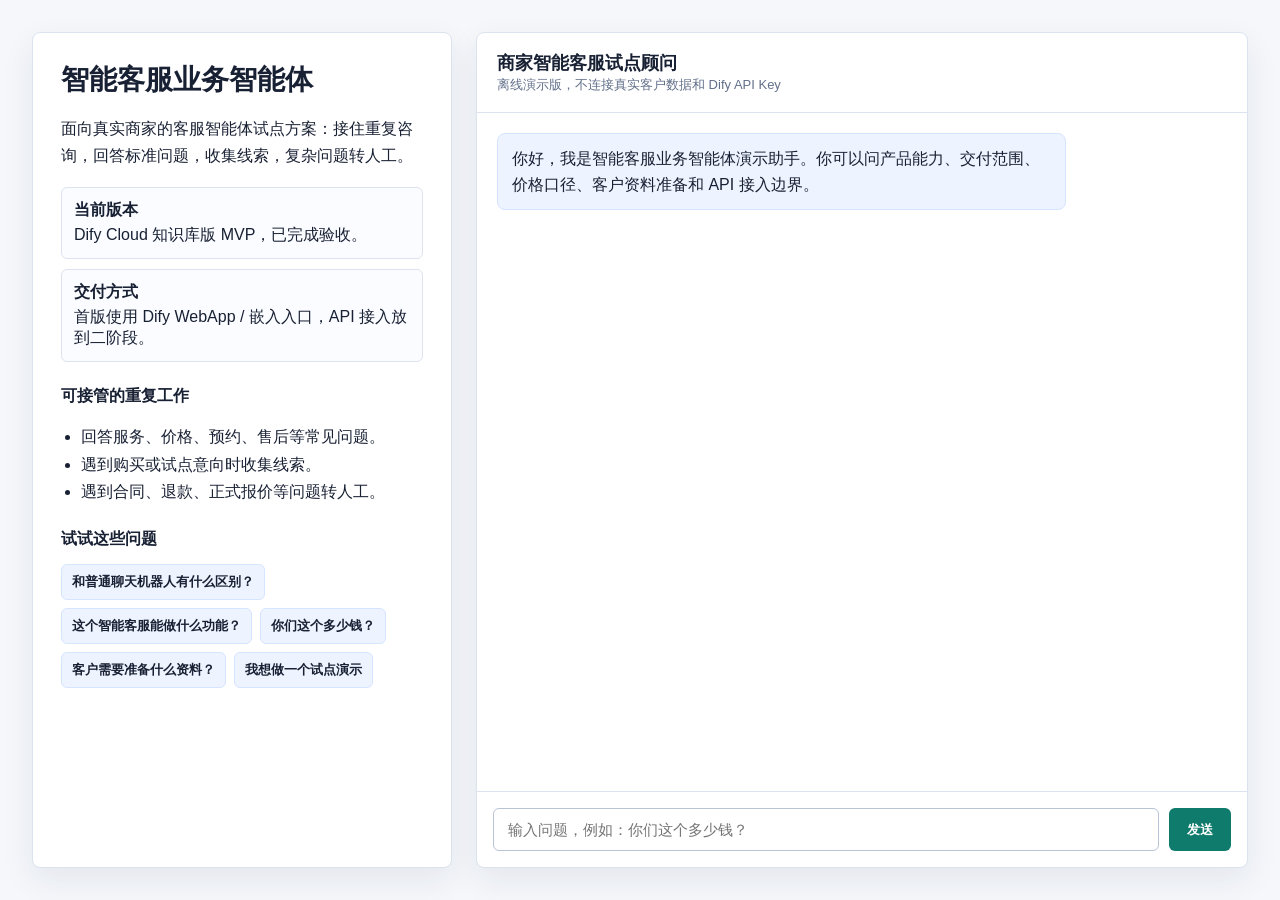
<file: Code文档/prototypes/customer-service-demo/index.html>
<!doctype html>
<html lang="zh-CN">
  <head>
    <meta charset="utf-8" />
    <meta name="viewport" content="width=device-width, initial-scale=1" />
    <title>智能客服业务智能体商业演示</title>
    <style>
      * { box-sizing: border-box; }
      body {
        margin: 0;
        font-family: Arial, "Microsoft YaHei", sans-serif;
        background: #f5f7fb;
        color: #182033;
        overflow-x: hidden;
      }
      main {
        min-height: 100vh;
        display: grid;
        grid-template-columns: minmax(280px, 420px) minmax(320px, 1fr);
        gap: 24px;
        padding: 32px;
      }
      .panel {
        background: #fff;
        border: 1px solid #dce3ef;
        border-radius: 8px;
        box-shadow: 0 12px 32px rgba(24, 32, 51, 0.08);
        min-width: 0;
      }
      .intro { padding: 28px; }
      h1 { margin: 0 0 12px; font-size: 28px; }
      h2 { margin: 24px 0 10px; font-size: 16px; }
      p, li { line-height: 1.7; overflow-wrap: anywhere; }
      .intro,
      .meta div,
      .chat-header span,
      .msg {
        overflow-wrap: anywhere;
        word-break: break-word;
      }
      ul { padding-left: 20px; }
      .chat {
        display: grid;
        grid-template-rows: auto 1fr auto;
        min-height: calc(100vh - 64px);
      }
      .chat-header {
        padding: 18px 20px;
        border-bottom: 1px solid #dce3ef;
      }
      .chat-header strong { display: block; font-size: 18px; }
      .chat-header span { color: #62708a; font-size: 13px; }
      .meta {
        display: grid;
        gap: 10px;
        margin-top: 18px;
      }
      .meta div {
        padding: 12px;
        border: 1px solid #dce3ef;
        border-radius: 6px;
        background: #fafcff;
      }
      .meta strong {
        display: block;
        margin-bottom: 4px;
      }
      .messages {
        padding: 20px;
        overflow: auto;
        display: flex;
        flex-direction: column;
        gap: 12px;
      }
      .msg {
        max-width: 78%;
        padding: 12px 14px;
        border-radius: 8px;
        line-height: 1.6;
        white-space: pre-line;
      }
      .bot { background: #eef4ff; align-self: flex-start; border: 1px solid #d5e4ff; }
      .user { background: #143a5a; color: white; align-self: flex-end; }
      .composer {
        display: grid;
        grid-template-columns: minmax(0, 1fr) auto;
        gap: 10px;
        padding: 16px;
        border-top: 1px solid #dce3ef;
      }
      input {
        width: 100%;
        padding: 12px 14px;
        border: 1px solid #b8c3d6;
        border-radius: 6px;
        font-size: 15px;
      }
      button {
        padding: 0 18px;
        border: 0;
        border-radius: 6px;
        background: #0f7b6c;
        color: white;
        font-weight: 700;
        cursor: pointer;
      }
      .chips {
        display: flex;
        flex-wrap: wrap;
        gap: 8px;
        margin-top: 14px;
      }
      .chip {
        padding: 8px 10px;
        background: #eef4ff;
        border: 1px solid #d5e4ff;
        border-radius: 6px;
        cursor: pointer;
        font-size: 13px;
        color: #182033;
        font-weight: 600;
      }
      @media (max-width: 760px) {
        main {
          display: block;
          width: 100vw;
          max-width: 100vw;
          padding: 16px;
        }
        .panel {
          width: calc(100% - 16px);
          max-width: calc(100% - 16px);
          margin-bottom: 24px;
        }
        .intro { padding: 20px; }
        h1 { font-size: 26px; }
        .chat { min-height: 620px; }
        .msg { max-width: 92%; }
      }
    </style>
  </head>
  <body>
    <main>
      <section class="panel intro">
        <h1>智能客服业务智能体</h1>
        <p>面向真实商家的客服智能体试点方案：接住重复咨询，回答标准问题，收集线索，复杂问题转人工。</p>
        <div class="meta">
          <div>
            <strong>当前版本</strong>
            Dify Cloud 知识库版 MVP，已完成验收。
          </div>
          <div>
            <strong>交付方式</strong>
            首版使用 Dify WebApp / 嵌入入口，API 接入放到二阶段。
          </div>
        </div>
        <h2>可接管的重复工作</h2>
        <ul>
          <li>回答服务、价格、预约、售后等常见问题。</li>
          <li>遇到购买或试点意向时收集线索。</li>
          <li>遇到合同、退款、正式报价等问题转人工。</li>
        </ul>
        <h2>试试这些问题</h2>
        <div class="chips" id="chips"></div>
      </section>

      <section class="panel chat">
        <div class="chat-header">
          <strong>商家智能客服试点顾问</strong>
          <span>离线演示版，不连接真实客户数据和 Dify API Key</span>
        </div>
        <div class="messages" id="messages"></div>
        <form class="composer" id="form">
          <input id="input" placeholder="输入问题，例如：你们这个多少钱？" autocomplete="off" />
          <button type="submit">发送</button>
        </form>
      </section>
    </main>

    <script src="./agent.js"></script>
    <script>
      const messages = document.getElementById("messages");
      const input = document.getElementById("input");
      const form = document.getElementById("form");
      const chips = document.getElementById("chips");

      const examples = [
        "和普通聊天机器人有什么区别？",
        "这个智能客服能做什么功能？",
        "你们这个多少钱？",
        "客户需要准备什么资料？",
        "我想做一个试点演示"
      ];

      function addMessage(text, type) {
        const div = document.createElement("div");
        div.className = `msg ${type}`;
        div.textContent = text;
        messages.appendChild(div);
        messages.scrollTop = messages.scrollHeight;
      }

      examples.forEach((text) => {
        const button = document.createElement("button");
        button.type = "button";
        button.className = "chip";
        button.textContent = text;
        button.addEventListener("click", () => {
          input.value = text;
          form.requestSubmit();
        });
        chips.appendChild(button);
      });

      form.addEventListener("submit", (event) => {
        event.preventDefault();
        const text = input.value.trim();
        if (!text) return;
        addMessage(text, "user");
        input.value = "";
        window.setTimeout(() => addMessage(window.CustomerServiceAgent.reply(text), "bot"), 250);
      });

      addMessage("你好，我是智能客服业务智能体演示助手。你可以问产品能力、交付范围、价格口径、客户资料准备和 API 接入边界。", "bot");
    </script>
  </body>
</html>
</file>
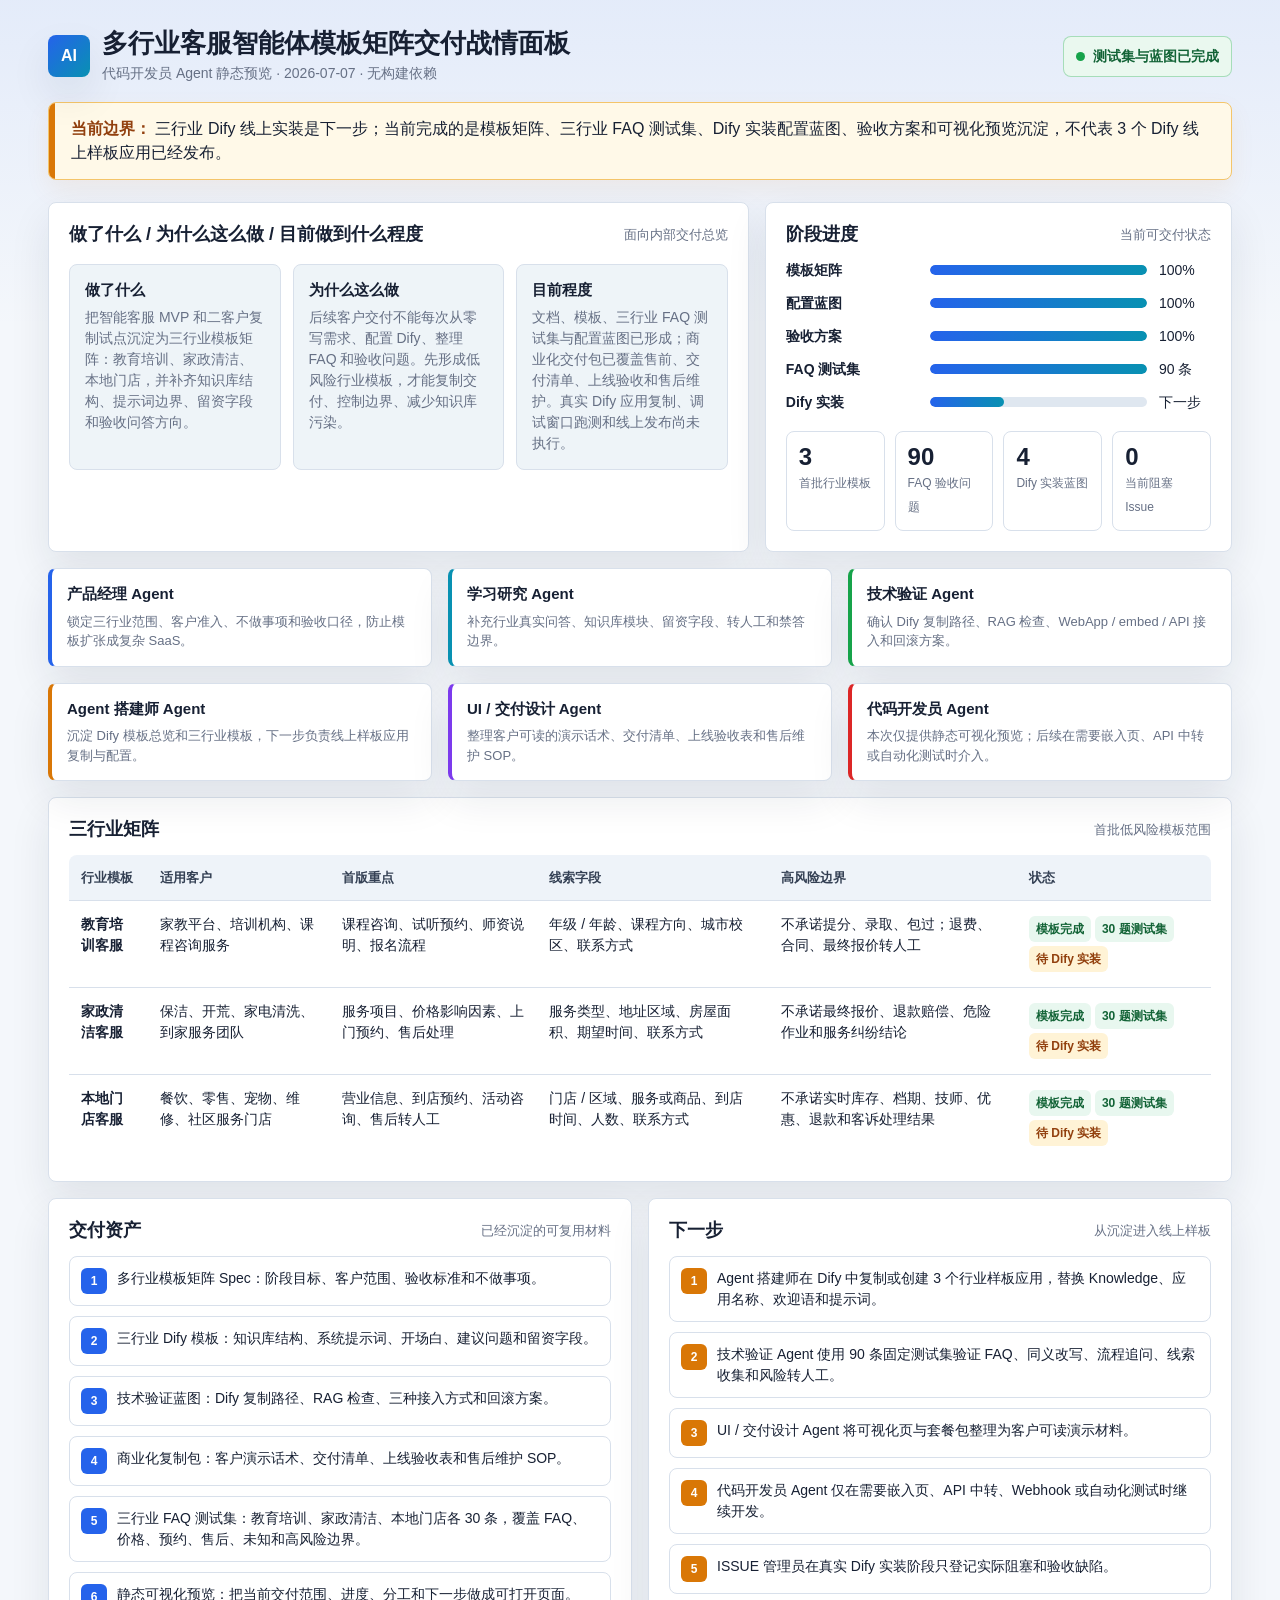
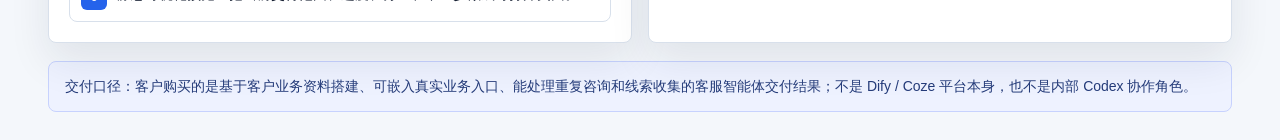
<file: Code文档/prototypes/multi-industry-template-preview/index.html>
<!doctype html>
<html lang="zh-CN">
<head>
  <meta charset="utf-8">
  <meta name="viewport" content="width=device-width, initial-scale=1">
  <title>多行业客服智能体模板矩阵 - 交付战情面板</title>
  <style>
    :root {
      --bg: #f4f7fb;
      --ink: #172033;
      --muted: #667085;
      --line: #d8e0eb;
      --panel: #ffffff;
      --panel-2: #eef4f8;
      --blue: #2563eb;
      --cyan: #0891b2;
      --green: #16a34a;
      --amber: #d97706;
      --red: #dc2626;
      --shadow: 0 18px 42px rgba(23, 32, 51, 0.09);
    }

    * {
      box-sizing: border-box;
    }

    body {
      margin: 0;
      color: var(--ink);
      background:
        linear-gradient(180deg, rgba(37, 99, 235, 0.08), transparent 330px),
        var(--bg);
      font-family: "Microsoft YaHei", "PingFang SC", "Segoe UI", Arial, sans-serif;
      line-height: 1.5;
    }

    .page {
      max-width: 1240px;
      margin: 0 auto;
      padding: 28px;
    }

    .topbar {
      display: flex;
      align-items: center;
      justify-content: space-between;
      gap: 20px;
      margin-bottom: 18px;
    }

    .brand {
      display: flex;
      align-items: center;
      gap: 12px;
      min-width: 0;
    }

    .mark {
      display: grid;
      width: 42px;
      height: 42px;
      place-items: center;
      border-radius: 8px;
      color: #fff;
      background: linear-gradient(135deg, var(--blue), var(--cyan));
      font-weight: 800;
      letter-spacing: 0;
      box-shadow: var(--shadow);
    }

    h1, h2, h3, p {
      margin: 0;
    }

    h1 {
      font-size: 26px;
      line-height: 1.2;
      letter-spacing: 0;
    }

    .subtitle {
      margin-top: 4px;
      color: var(--muted);
      font-size: 14px;
    }

    .status-chip {
      display: inline-flex;
      align-items: center;
      gap: 8px;
      flex: 0 0 auto;
      padding: 9px 12px;
      border: 1px solid rgba(22, 163, 74, 0.32);
      border-radius: 8px;
      color: #126336;
      background: #eaf8ef;
      font-size: 14px;
      font-weight: 700;
      white-space: nowrap;
    }

    .status-dot {
      width: 9px;
      height: 9px;
      border-radius: 999px;
      background: var(--green);
    }

    .alert {
      display: grid;
      grid-template-columns: 6px 1fr;
      overflow: hidden;
      margin-bottom: 22px;
      border: 1px solid #f4c56a;
      border-radius: 8px;
      background: #fff9e8;
      box-shadow: 0 10px 24px rgba(217, 119, 6, 0.08);
    }

    .alert::before {
      content: "";
      background: var(--amber);
    }

    .alert-content {
      padding: 14px 16px;
    }

    .alert strong {
      color: #92400e;
    }

    .grid {
      display: grid;
      gap: 16px;
    }

    .hero-grid {
      grid-template-columns: 1.2fr 0.8fr;
      margin-bottom: 16px;
    }

    .card {
      border: 1px solid var(--line);
      border-radius: 8px;
      background: var(--panel);
      box-shadow: var(--shadow);
    }

    .card-pad {
      padding: 20px;
    }

    .section-title {
      display: flex;
      align-items: center;
      justify-content: space-between;
      gap: 12px;
      margin-bottom: 14px;
    }

    h2 {
      font-size: 18px;
      line-height: 1.25;
      letter-spacing: 0;
    }

    h3 {
      font-size: 15px;
      line-height: 1.3;
      letter-spacing: 0;
    }

    .small {
      color: var(--muted);
      font-size: 13px;
    }

    .brief {
      display: grid;
      grid-template-columns: repeat(3, minmax(0, 1fr));
      gap: 12px;
      margin-top: 18px;
    }

    .brief-item {
      min-height: 132px;
      padding: 15px;
      border: 1px solid var(--line);
      border-radius: 8px;
      background: var(--panel-2);
    }

    .brief-item h3 {
      margin-bottom: 8px;
    }

    .brief-item p {
      color: var(--muted);
      font-size: 14px;
    }

    .progress-row {
      display: grid;
      gap: 12px;
      margin-top: 8px;
    }

    .progress-item {
      display: grid;
      grid-template-columns: 132px 1fr 52px;
      align-items: center;
      gap: 12px;
      font-size: 14px;
    }

    .bar {
      height: 10px;
      overflow: hidden;
      border-radius: 999px;
      background: #dfe7f0;
    }

    .bar span {
      display: block;
      height: 100%;
      border-radius: inherit;
      background: linear-gradient(90deg, var(--blue), var(--cyan));
    }

    .legend {
      display: grid;
      grid-template-columns: repeat(4, minmax(0, 1fr));
      gap: 10px;
      margin-top: 18px;
    }

    .metric {
      padding: 12px;
      border: 1px solid var(--line);
      border-radius: 8px;
      background: #fff;
    }

    .metric b {
      display: block;
      font-size: 24px;
      line-height: 1.1;
    }

    .metric span {
      color: var(--muted);
      font-size: 12px;
    }

    .role-grid {
      grid-template-columns: repeat(3, minmax(0, 1fr));
      margin-bottom: 16px;
    }

    .role {
      padding: 15px;
      border-left: 4px solid var(--blue);
    }

    .role:nth-child(2) { border-left-color: var(--cyan); }
    .role:nth-child(3) { border-left-color: var(--green); }
    .role:nth-child(4) { border-left-color: var(--amber); }
    .role:nth-child(5) { border-left-color: #7c3aed; }
    .role:nth-child(6) { border-left-color: var(--red); }

    .role p {
      margin-top: 8px;
      color: var(--muted);
      font-size: 13px;
    }

    .matrix {
      width: 100%;
      border-collapse: collapse;
      overflow: hidden;
      border-radius: 8px;
      background: #fff;
      font-size: 14px;
    }

    .matrix th,
    .matrix td {
      padding: 13px 12px;
      border-bottom: 1px solid var(--line);
      text-align: left;
      vertical-align: top;
    }

    .matrix th {
      color: #344054;
      background: #eef3f9;
      font-size: 13px;
    }

    .matrix tr:last-child td {
      border-bottom: 0;
    }

    .tag {
      display: inline-flex;
      margin: 2px 4px 2px 0;
      padding: 4px 7px;
      border-radius: 6px;
      color: #344054;
      background: #edf2f7;
      font-size: 12px;
      font-weight: 700;
      white-space: nowrap;
    }

    .tag.ok {
      color: #126336;
      background: #e8f7ef;
    }

    .tag.next {
      color: #92400e;
      background: #fff3d6;
    }

    .assets-next {
      grid-template-columns: 1fr 1fr;
      margin-top: 16px;
    }

    .asset-list,
    .next-list {
      display: grid;
      gap: 10px;
      padding: 0;
      margin: 0;
      list-style: none;
    }

    .asset-list li,
    .next-list li {
      display: grid;
      grid-template-columns: 26px 1fr;
      gap: 10px;
      align-items: start;
      padding: 11px;
      border: 1px solid var(--line);
      border-radius: 8px;
      background: #fff;
      font-size: 14px;
    }

    .num {
      display: grid;
      width: 26px;
      height: 26px;
      place-items: center;
      border-radius: 6px;
      color: #fff;
      background: var(--blue);
      font-size: 12px;
      font-weight: 800;
    }

    .next-list .num {
      background: var(--amber);
    }

    .footer-note {
      margin-top: 18px;
      padding: 14px 16px;
      border: 1px solid #c7d2fe;
      border-radius: 8px;
      color: #243b79;
      background: #eef2ff;
      font-size: 14px;
    }

    @media (max-width: 980px) {
      .hero-grid,
      .assets-next {
        grid-template-columns: 1fr;
      }

      .brief,
      .role-grid,
      .legend {
        grid-template-columns: repeat(2, minmax(0, 1fr));
      }
    }

    @media (max-width: 720px) {
      .page {
        padding: 18px;
      }

      .topbar {
        align-items: flex-start;
        flex-direction: column;
      }

      .brief,
      .role-grid,
      .legend {
        grid-template-columns: 1fr;
      }

      .progress-item {
        grid-template-columns: 1fr;
        gap: 7px;
      }

      .matrix {
        display: block;
        overflow-x: auto;
        white-space: nowrap;
      }

      h1 {
        font-size: 22px;
      }
    }
  </style>
</head>
<body>
  <main class="page">
    <header class="topbar">
      <div class="brand">
        <div class="mark">AI</div>
        <div>
          <h1>多行业客服智能体模板矩阵交付战情面板</h1>
          <p class="subtitle">代码开发员 Agent 静态预览 · 2026-07-07 · 无构建依赖</p>
        </div>
      </div>
      <div class="status-chip"><span class="status-dot"></span>测试集与蓝图已完成</div>
    </header>

    <section class="alert" aria-label="当前边界">
      <div class="alert-content">
        <strong>当前边界：</strong>
        三行业 Dify 线上实装是下一步；当前完成的是模板矩阵、三行业 FAQ 测试集、Dify 实装配置蓝图、验收方案和可视化预览沉淀，不代表 3 个 Dify 线上样板应用已经发布。
      </div>
    </section>

    <section class="grid hero-grid">
      <div class="card card-pad">
        <div class="section-title">
          <h2>做了什么 / 为什么这么做 / 目前做到什么程度</h2>
          <span class="small">面向内部交付总览</span>
        </div>
        <div class="brief">
          <article class="brief-item">
            <h3>做了什么</h3>
            <p>把智能客服 MVP 和二客户复制试点沉淀为三行业模板矩阵：教育培训、家政清洁、本地门店，并补齐知识库结构、提示词边界、留资字段和验收问答方向。</p>
          </article>
          <article class="brief-item">
            <h3>为什么这么做</h3>
            <p>后续客户交付不能每次从零写需求、配置 Dify、整理 FAQ 和验收问题。先形成低风险行业模板，才能复制交付、控制边界、减少知识库污染。</p>
          </article>
          <article class="brief-item">
            <h3>目前程度</h3>
            <p>文档、模板、三行业 FAQ 测试集与配置蓝图已形成；商业化交付包已覆盖售前、交付清单、上线验收和售后维护。真实 Dify 应用复制、调试窗口跑测和线上发布尚未执行。</p>
          </article>
        </div>
      </div>

      <aside class="card card-pad">
        <div class="section-title">
          <h2>阶段进度</h2>
          <span class="small">当前可交付状态</span>
        </div>
        <div class="progress-row">
          <div class="progress-item">
            <strong>模板矩阵</strong>
            <div class="bar"><span style="width: 100%"></span></div>
            <span>100%</span>
          </div>
          <div class="progress-item">
            <strong>配置蓝图</strong>
            <div class="bar"><span style="width: 100%"></span></div>
            <span>100%</span>
          </div>
          <div class="progress-item">
            <strong>验收方案</strong>
            <div class="bar"><span style="width: 100%"></span></div>
            <span>100%</span>
          </div>
          <div class="progress-item">
            <strong>FAQ 测试集</strong>
            <div class="bar"><span style="width: 100%"></span></div>
            <span>90 条</span>
          </div>
          <div class="progress-item">
            <strong>Dify 实装</strong>
            <div class="bar"><span style="width: 34%"></span></div>
            <span>下一步</span>
          </div>
        </div>
        <div class="legend">
          <div class="metric"><b>3</b><span>首批行业模板</span></div>
          <div class="metric"><b>90</b><span>FAQ 验收问题</span></div>
          <div class="metric"><b>4</b><span>Dify 实装蓝图</span></div>
          <div class="metric"><b>0</b><span>当前阻塞 Issue</span></div>
        </div>
      </aside>
    </section>

    <section class="grid role-grid" aria-label="负责人分工">
      <article class="card card-pad role">
        <h3>产品经理 Agent</h3>
        <p>锁定三行业范围、客户准入、不做事项和验收口径，防止模板扩张成复杂 SaaS。</p>
      </article>
      <article class="card card-pad role">
        <h3>学习研究 Agent</h3>
        <p>补充行业真实问答、知识库模块、留资字段、转人工和禁答边界。</p>
      </article>
      <article class="card card-pad role">
        <h3>技术验证 Agent</h3>
        <p>确认 Dify 复制路径、RAG 检查、WebApp / embed / API 接入和回滚方案。</p>
      </article>
      <article class="card card-pad role">
        <h3>Agent 搭建师 Agent</h3>
        <p>沉淀 Dify 模板总览和三行业模板，下一步负责线上样板应用复制与配置。</p>
      </article>
      <article class="card card-pad role">
        <h3>UI / 交付设计 Agent</h3>
        <p>整理客户可读的演示话术、交付清单、上线验收表和售后维护 SOP。</p>
      </article>
      <article class="card card-pad role">
        <h3>代码开发员 Agent</h3>
        <p>本次仅提供静态可视化预览；后续在需要嵌入页、API 中转或自动化测试时介入。</p>
      </article>
    </section>

    <section class="card card-pad">
      <div class="section-title">
        <h2>三行业矩阵</h2>
        <span class="small">首批低风险模板范围</span>
      </div>
      <table class="matrix">
        <thead>
          <tr>
            <th>行业模板</th>
            <th>适用客户</th>
            <th>首版重点</th>
            <th>线索字段</th>
            <th>高风险边界</th>
            <th>状态</th>
          </tr>
        </thead>
        <tbody>
          <tr>
            <td><strong>教育培训客服</strong></td>
            <td>家教平台、培训机构、课程咨询服务</td>
            <td>课程咨询、试听预约、师资说明、报名流程</td>
            <td>年级 / 年龄、课程方向、城市校区、联系方式</td>
            <td>不承诺提分、录取、包过；退费、合同、最终报价转人工</td>
            <td><span class="tag ok">模板完成</span><span class="tag ok">30 题测试集</span><span class="tag next">待 Dify 实装</span></td>
          </tr>
          <tr>
            <td><strong>家政清洁客服</strong></td>
            <td>保洁、开荒、家电清洗、到家服务团队</td>
            <td>服务项目、价格影响因素、上门预约、售后处理</td>
            <td>服务类型、地址区域、房屋面积、期望时间、联系方式</td>
            <td>不承诺最终报价、退款赔偿、危险作业和服务纠纷结论</td>
            <td><span class="tag ok">模板完成</span><span class="tag ok">30 题测试集</span><span class="tag next">待 Dify 实装</span></td>
          </tr>
          <tr>
            <td><strong>本地门店客服</strong></td>
            <td>餐饮、零售、宠物、维修、社区服务门店</td>
            <td>营业信息、到店预约、活动咨询、售后转人工</td>
            <td>门店 / 区域、服务或商品、到店时间、人数、联系方式</td>
            <td>不承诺实时库存、档期、技师、优惠、退款和客诉处理结果</td>
            <td><span class="tag ok">模板完成</span><span class="tag ok">30 题测试集</span><span class="tag next">待 Dify 实装</span></td>
          </tr>
        </tbody>
      </table>
    </section>

    <section class="grid assets-next">
      <div class="card card-pad">
        <div class="section-title">
          <h2>交付资产</h2>
          <span class="small">已经沉淀的可复用材料</span>
        </div>
        <ul class="asset-list">
          <li><span class="num">1</span><span>多行业模板矩阵 Spec：阶段目标、客户范围、验收标准和不做事项。</span></li>
          <li><span class="num">2</span><span>三行业 Dify 模板：知识库结构、系统提示词、开场白、建议问题和留资字段。</span></li>
          <li><span class="num">3</span><span>技术验证蓝图：Dify 复制路径、RAG 检查、三种接入方式和回滚方案。</span></li>
          <li><span class="num">4</span><span>商业化复制包：客户演示话术、交付清单、上线验收表和售后维护 SOP。</span></li>
          <li><span class="num">5</span><span>三行业 FAQ 测试集：教育培训、家政清洁、本地门店各 30 条，覆盖 FAQ、价格、预约、售后、未知和高风险边界。</span></li>
          <li><span class="num">6</span><span>静态可视化预览：把当前交付范围、进度、分工和下一步做成可打开页面。</span></li>
        </ul>
      </div>

      <div class="card card-pad">
        <div class="section-title">
          <h2>下一步</h2>
          <span class="small">从沉淀进入线上样板</span>
        </div>
        <ol class="next-list">
          <li><span class="num">1</span><span>Agent 搭建师在 Dify 中复制或创建 3 个行业样板应用，替换 Knowledge、应用名称、欢迎语和提示词。</span></li>
          <li><span class="num">2</span><span>技术验证 Agent 使用 90 条固定测试集验证 FAQ、同义改写、流程追问、线索收集和风险转人工。</span></li>
          <li><span class="num">3</span><span>UI / 交付设计 Agent 将可视化页与套餐包整理为客户可读演示材料。</span></li>
          <li><span class="num">4</span><span>代码开发员 Agent 仅在需要嵌入页、API 中转、Webhook 或自动化测试时继续开发。</span></li>
          <li><span class="num">5</span><span>ISSUE 管理员在真实 Dify 实装阶段只登记实际阻塞和验收缺陷。</span></li>
        </ol>
      </div>
    </section>

    <p class="footer-note">
      交付口径：客户购买的是基于客户业务资料搭建、可嵌入真实业务入口、能处理重复咨询和线索收集的客服智能体交付结果；不是 Dify / Coze 平台本身，也不是内部 Codex 协作角色。
    </p>
  </main>
</body>
</html>
</file>
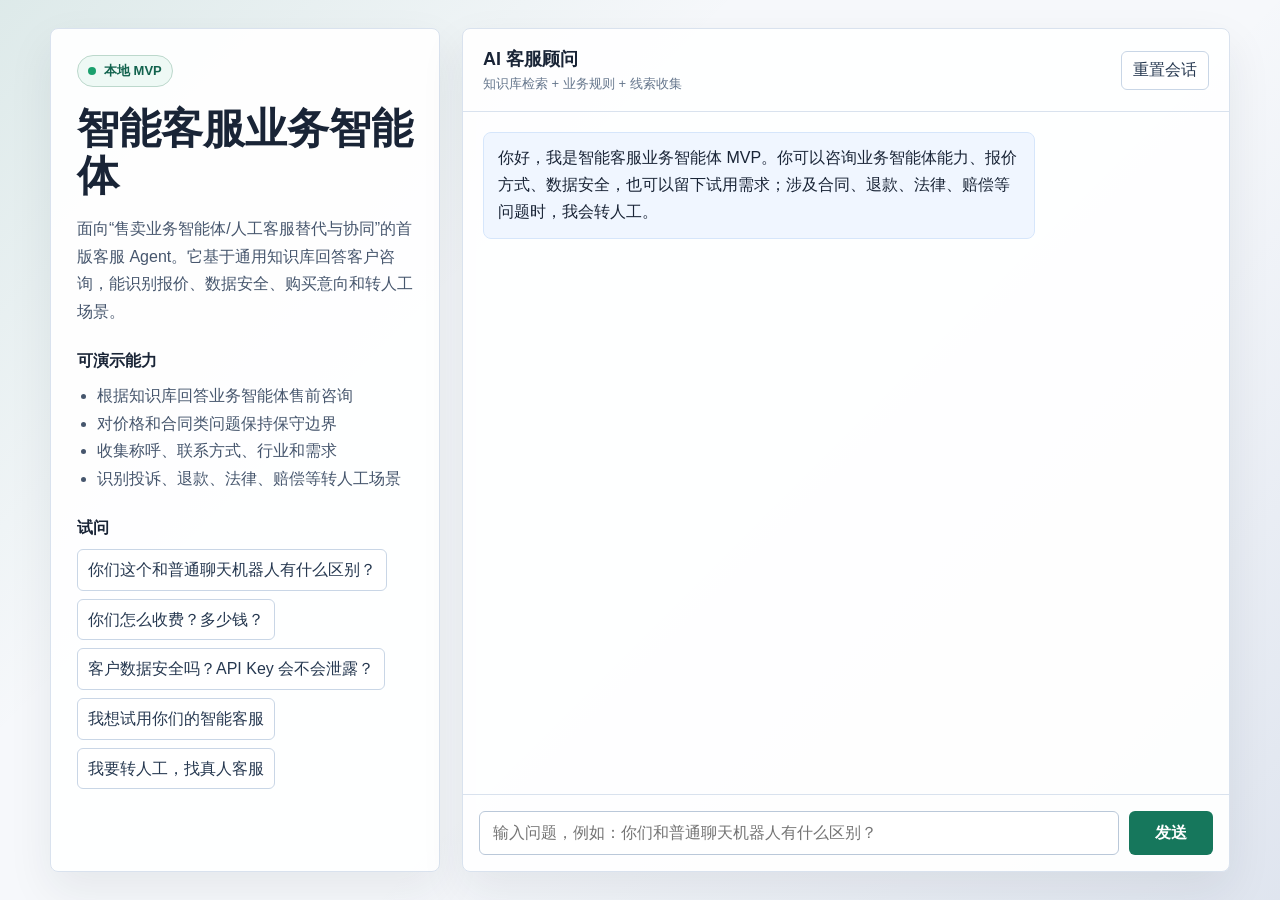
<file: Code文档/prototypes/customer-service-agent-mvp/public/index.html>
<!doctype html>
<html lang="zh-CN">
  <head>
    <meta charset="utf-8" />
    <meta name="viewport" content="width=device-width, initial-scale=1" />
    <title>智能客服业务智能体 MVP</title>
    <link rel="stylesheet" href="./styles.css" />
  </head>
  <body>
    <main class="workspace">
      <aside class="brief">
        <div class="status">
          <span></span>
          本地 MVP
        </div>
        <h1>智能客服业务智能体</h1>
        <p class="summary">
          面向“售卖业务智能体/人工客服替代与协同”的首版客服 Agent。它基于通用知识库回答客户咨询，能识别报价、数据安全、购买意向和转人工场景。
        </p>

        <section>
          <h2>可演示能力</h2>
          <ul>
            <li>根据知识库回答业务智能体售前咨询</li>
            <li>对价格和合同类问题保持保守边界</li>
            <li>收集称呼、联系方式、行业和需求</li>
            <li>识别投诉、退款、法律、赔偿等转人工场景</li>
          </ul>
        </section>

        <section>
          <h2>试问</h2>
          <div class="quick-actions" id="quickActions"></div>
        </section>
      </aside>

      <section class="chat-shell" aria-label="智能客服聊天窗口">
        <header class="chat-header">
          <div>
            <strong>AI 客服顾问</strong>
            <span>知识库检索 + 业务规则 + 线索收集</span>
          </div>
          <button class="ghost-button" id="resetButton" type="button">重置会话</button>
        </header>

        <div class="messages" id="messages"></div>

        <form class="composer" id="chatForm">
          <input
            id="messageInput"
            name="message"
            placeholder="输入问题，例如：你们和普通聊天机器人有什么区别？"
            autocomplete="off"
          />
          <button type="submit">发送</button>
        </form>
      </section>
    </main>

    <script src="./app.js"></script>
  </body>
</html>
</file>
<file: Code文档/prototypes/customer-service-agent-mvp/public/styles.css>
* {
  box-sizing: border-box;
}

body {
  margin: 0;
  min-height: 100vh;
  font-family: Arial, "Microsoft YaHei", sans-serif;
  color: #192436;
  background:
    linear-gradient(135deg, rgba(22, 119, 92, 0.11), transparent 34%),
    linear-gradient(315deg, rgba(59, 91, 152, 0.12), transparent 42%),
    #f6f8fb;
}

button,
input {
  font: inherit;
}

button {
  cursor: pointer;
}

.workspace {
  width: min(1180px, calc(100vw - 32px));
  min-height: 100vh;
  margin: 0 auto;
  padding: 28px 0;
  display: grid;
  grid-template-columns: minmax(280px, 390px) minmax(340px, 1fr);
  gap: 22px;
}

.brief,
.chat-shell {
  background: rgba(255, 255, 255, 0.94);
  border: 1px solid #d9e2ee;
  border-radius: 8px;
  box-shadow: 0 18px 45px rgba(24, 36, 54, 0.08);
}

.brief {
  padding: 26px;
}

.status {
  display: inline-flex;
  align-items: center;
  gap: 8px;
  padding: 6px 10px;
  border: 1px solid #bcd8cc;
  border-radius: 999px;
  color: #12634e;
  background: #eef9f5;
  font-size: 13px;
  font-weight: 700;
}

.status span {
  width: 8px;
  height: 8px;
  border-radius: 999px;
  background: #1aa06d;
}

h1 {
  margin: 18px 0 12px;
  font-size: clamp(28px, 4vw, 42px);
  line-height: 1.12;
  letter-spacing: 0;
}

h2 {
  margin: 26px 0 10px;
  font-size: 16px;
}

.summary,
li {
  line-height: 1.72;
  color: #46566d;
}

ul {
  padding-left: 20px;
  margin: 0;
}

.quick-actions {
  display: flex;
  flex-wrap: wrap;
  gap: 8px;
}

.quick-actions button,
.ghost-button {
  border: 1px solid #c9d6e6;
  border-radius: 6px;
  background: #fff;
  color: #263850;
}

.quick-actions button {
  padding: 9px 10px;
  text-align: left;
  line-height: 1.35;
}

.ghost-button {
  padding: 8px 11px;
}

.chat-shell {
  min-height: calc(100vh - 56px);
  display: grid;
  grid-template-rows: auto 1fr auto;
  overflow: hidden;
}

.chat-header {
  padding: 18px 20px;
  border-bottom: 1px solid #d9e2ee;
  display: flex;
  align-items: center;
  justify-content: space-between;
  gap: 12px;
}

.chat-header strong {
  display: block;
  font-size: 18px;
}

.chat-header span {
  display: block;
  margin-top: 4px;
  color: #66778d;
  font-size: 13px;
}

.messages {
  min-height: 420px;
  padding: 20px;
  overflow: auto;
  display: flex;
  flex-direction: column;
  gap: 12px;
}

.message {
  width: fit-content;
  max-width: min(76%, 680px);
  padding: 12px 14px;
  border-radius: 8px;
  line-height: 1.68;
  white-space: pre-line;
}

.message.user {
  align-self: flex-end;
  background: #163a5f;
  color: #fff;
}

.message.agent {
  align-self: flex-start;
  background: #f0f6ff;
  border: 1px solid #d6e6fb;
}

.meta {
  display: block;
  margin-top: 8px;
  color: #65748a;
  font-size: 12px;
}

.composer {
  padding: 16px;
  border-top: 1px solid #d9e2ee;
  display: grid;
  grid-template-columns: 1fr auto;
  gap: 10px;
}

.composer input {
  min-width: 0;
  padding: 12px 13px;
  border: 1px solid #bac8d9;
  border-radius: 6px;
  outline: none;
}

.composer input:focus {
  border-color: #16775c;
  box-shadow: 0 0 0 3px rgba(22, 119, 92, 0.13);
}

.composer button {
  min-width: 84px;
  border: 0;
  border-radius: 6px;
  background: #16775c;
  color: #fff;
  font-weight: 700;
}

@media (max-width: 820px) {
  .workspace {
    width: min(100vw - 24px, 680px);
    grid-template-columns: 1fr;
    padding: 12px 0;
  }

  .chat-shell {
    min-height: 660px;
  }

  .message {
    max-width: 92%;
  }
}
</file>
